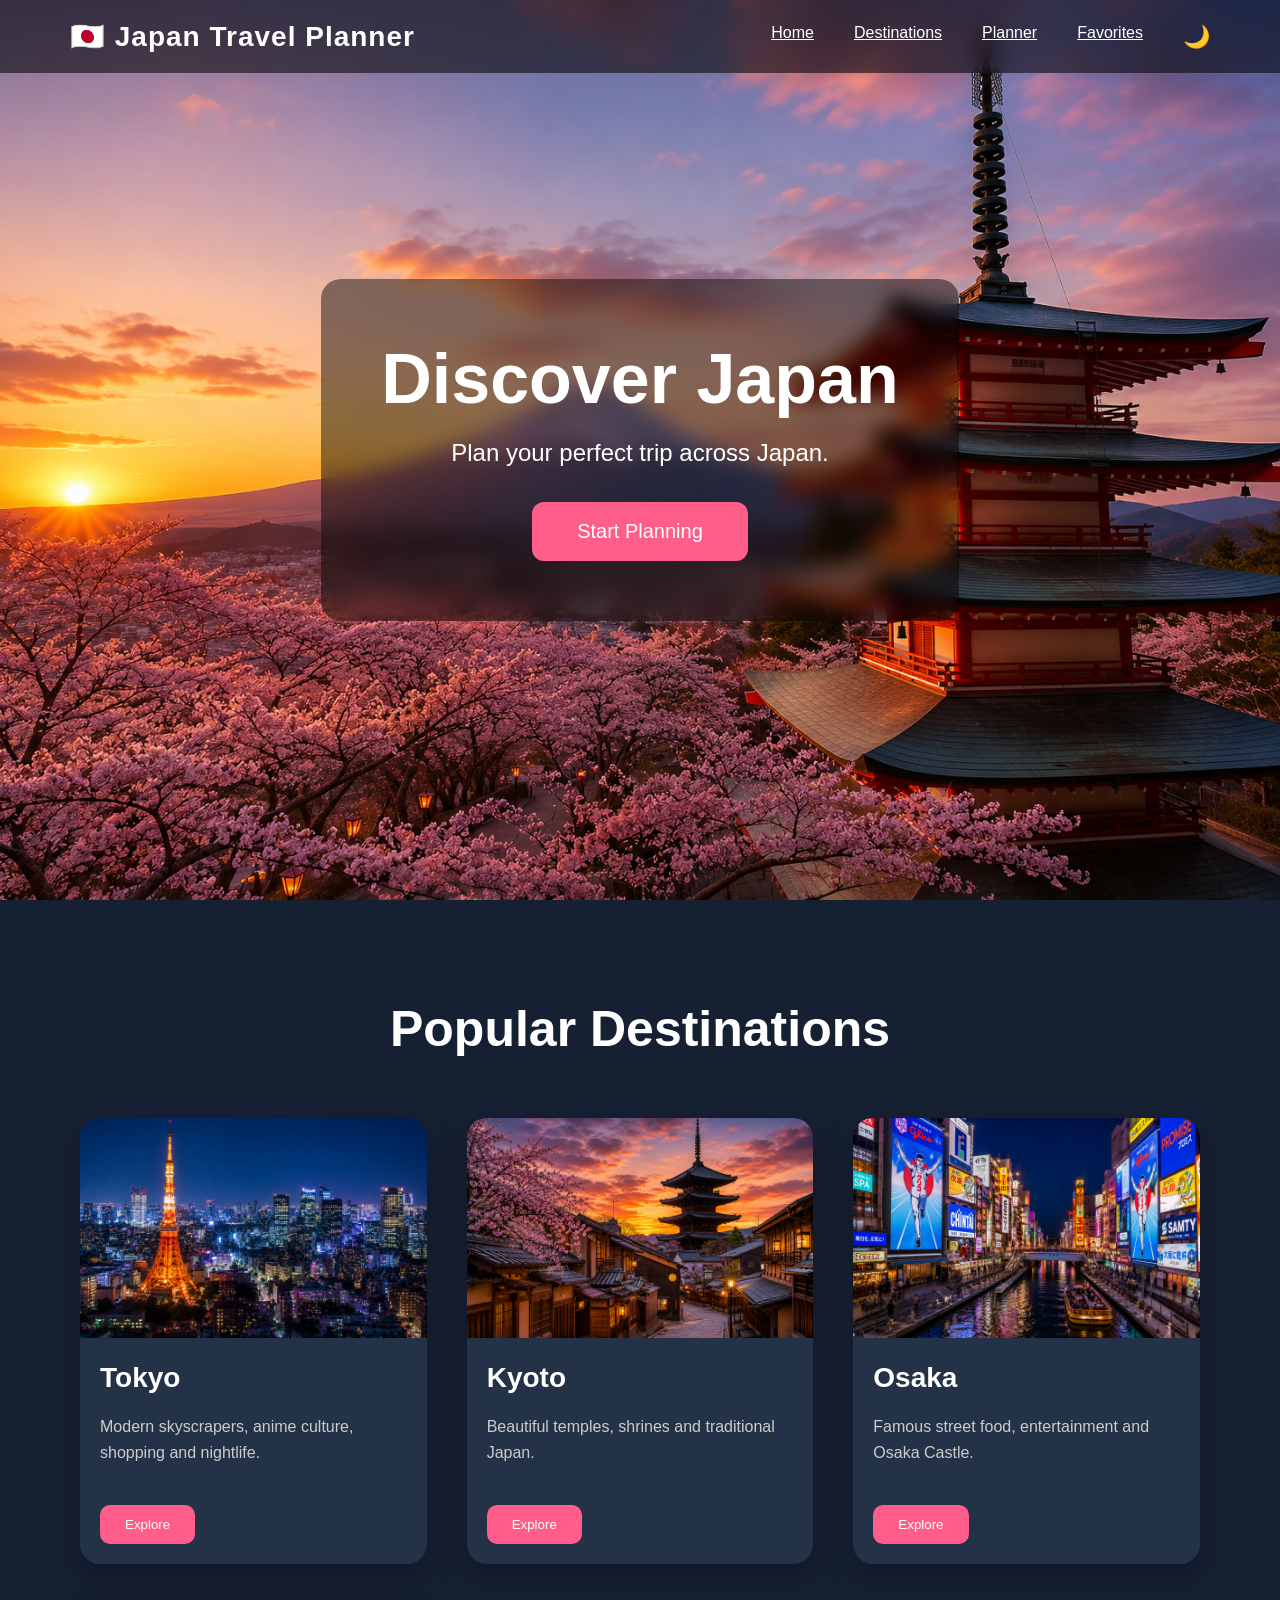
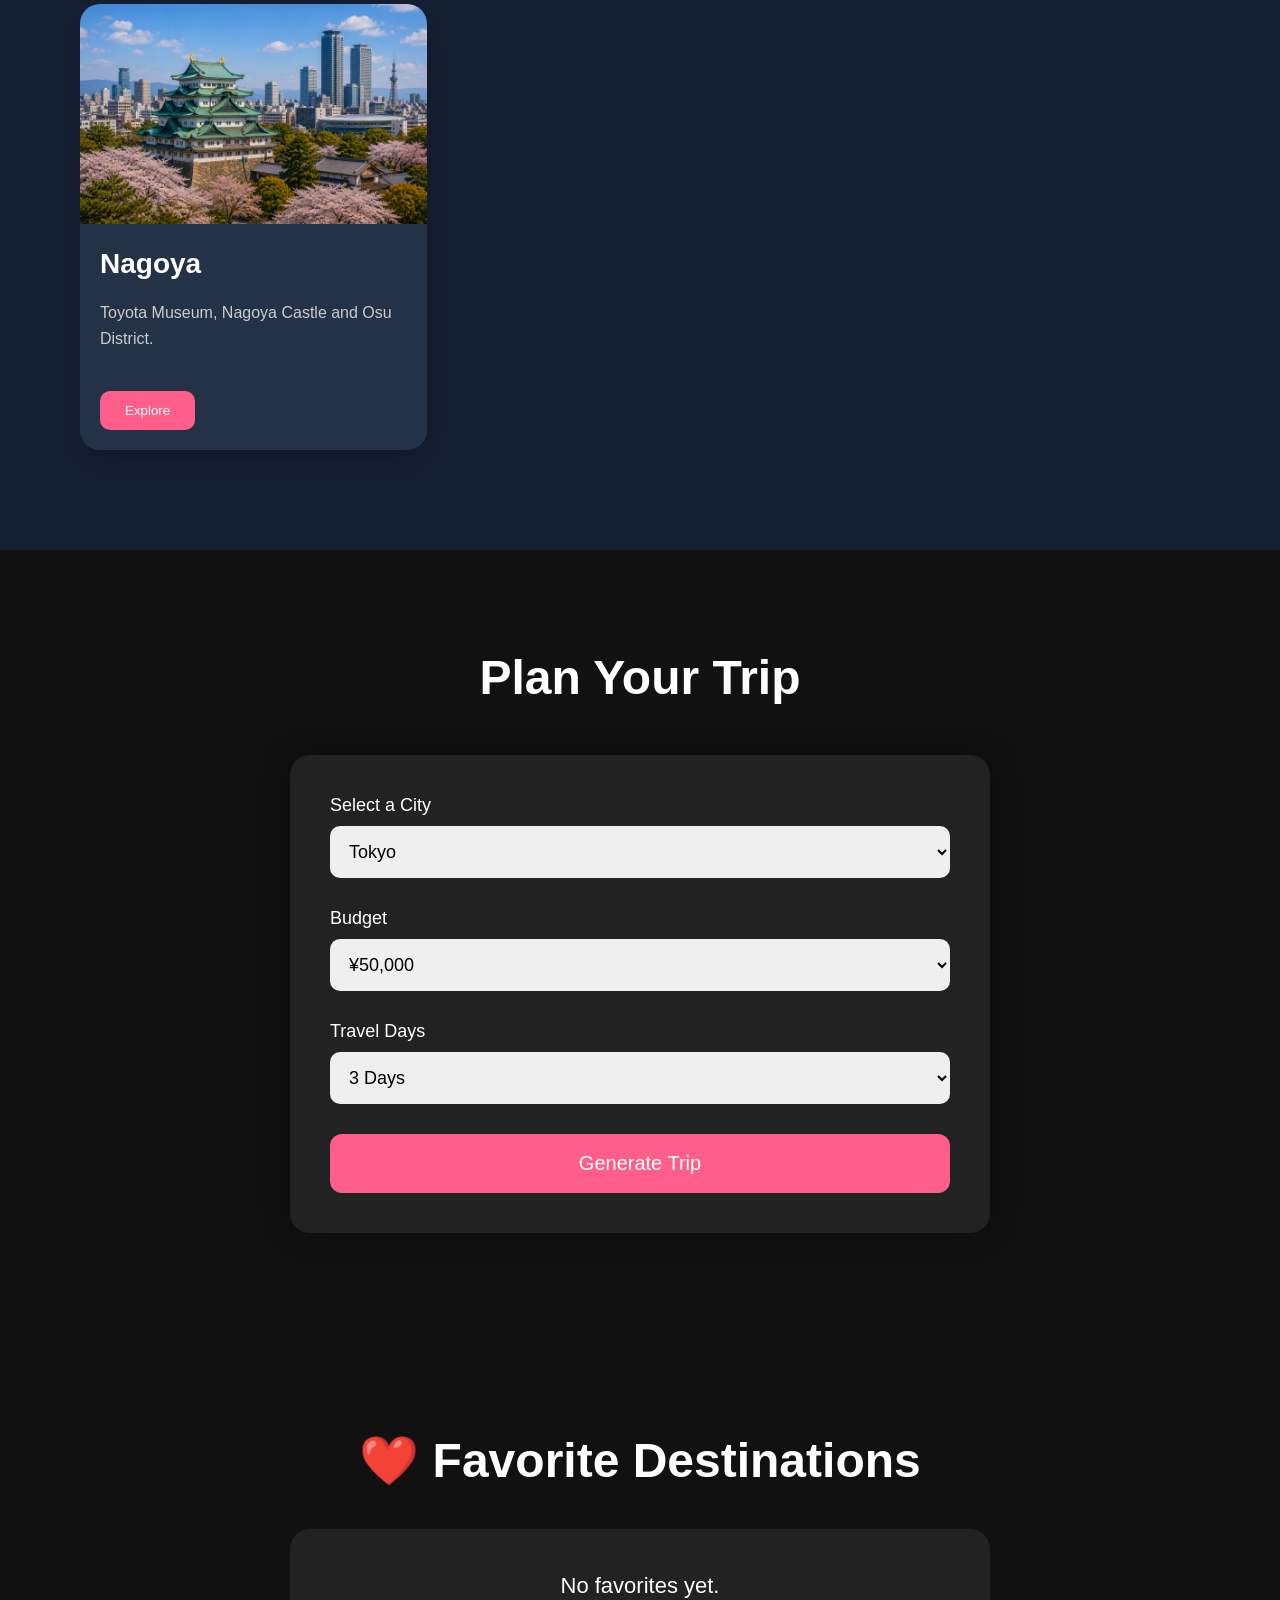
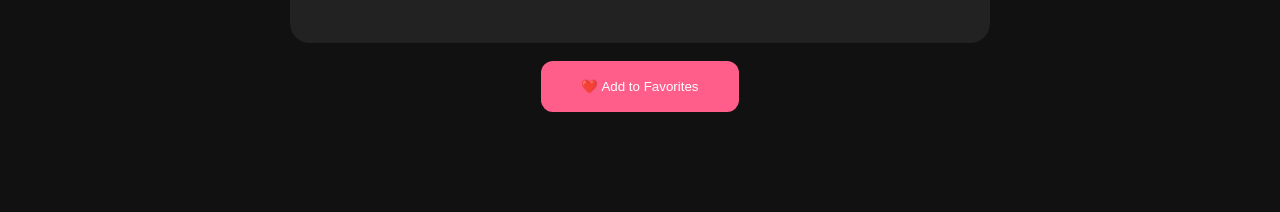
<file: japan-travel-planner/index.html>
<!DOCTYPE html>
<html lang="en">

<head>

    <meta charset="UTF-8">

    <meta name="viewport"
          content="width=device-width, initial-scale=1.0">

    <title>Japan Travel Planner</title>

    <link rel="stylesheet"
          href="style.css">

</head>

<body>

<header>

    <div class="logo">

        🇯🇵 Japan Travel Planner

    </div>

    <nav>

        <a href="#home">Home</a>
        <a href="#destinations">Destinations</a>
        <a href="#planner">Planner</a>
        <a href="#contact">Favorites</a>
        
        <button id="themeToggle">🌙</button>

    </nav>

</header>


<section class="hero" id="home">

    <div class="overlay">

        <h1>

            Discover Japan

        </h1>

        <p>

            Plan your perfect trip across Japan.

        </p>

        <button id="startButton">

            Start Planning

        </button>

    </div>

</section>
<section class="destinations" id="destinations">

    <h2>Popular Destinations</h2>

    <div class="cards">

        <div class="card">

            <img src="./images/tokyo.png" alt="Tokyo">

            <h3>Tokyo</h3>

            <p>
                Modern skyscrapers, anime culture,
                shopping and nightlife.
            </p>

            <button onclick="exploreCity('Tokyo')">
    Explore
</button>

        </div>

        <div class="card">

            <img src="./images/kyoto.png" alt="Kyoto">

            <h3>Kyoto</h3>

            <p>
                Beautiful temples,
                shrines and traditional Japan.
            </p>

            <button onclick="exploreCity('Kyoto')">
    Explore
</button>

        </div>

        <div class="card">

            <img src="./images/osaka.png" alt="Osaka">

            <h3>Osaka</h3>

            <p>
                Famous street food,
                entertainment and Osaka Castle.
            </p>

            <button onclick="exploreCity('Osaka')">
    Explore
</button>
        </div>

        <div class="card">

            <img src="./images/nagoya.png" alt="Nagoya">

            <h3>Nagoya</h3>

            <p>
                Toyota Museum,
                Nagoya Castle and Osu District.
            </p>

            <button onclick="exploreCity('Nagoya')">
    Explore
</button>

        </div>

    </div>

</section>
<section class="planner" id="planner">

    <h2>Plan Your Trip</h2>

    <div class="planner-box">

        <div class="input-group">

            <label>Select a City</label>

            <select id="city">

                <option>Tokyo</option>
                <option>Kyoto</option>
                <option>Osaka</option>
                <option>Nagoya</option>

            </select>

        </div>

        <div class="input-group">

            <label>Budget</label>

            <select id="budget">

                <option>¥50,000</option>
                <option>¥100,000</option>
                <option>¥150,000</option>
                <option>¥200,000+</option>

            </select>

        </div>

        <div class="input-group">

            <label>Travel Days</label>

            <select id="days">

                <option>3 Days</option>
                <option>5 Days</option>
                <option>1 Week</option>
                <option>2 Weeks</option>

            </select>

        </div>

        <button id="planButton">

            Generate Trip

        </button>

    </div>

</section>


   
<section class="favorites" id="contact">

    <h2>❤️ Favorite Destinations</h2>

    <div id="favoriteList">

        No favorites yet.

    </div>

    <br>

    <button id="favoriteButton">

        ❤️ Add to Favorites

    </button>

</section>

<script src="data.js"></script>
<script src="script.js"></script>

</body>

</html>
</file>
<file: japan-travel-planner/style.css>
/* ===========================
   Allgemeine Einstellungen
=========================== */

html{

    scroll-behavior:smooth;

}
*{
    margin:0;
    padding:0;
    box-sizing:border-box;
}

body{

    font-family:Arial, Helvetica, sans-serif;
    background:#0f172a;
    color:white;

}


/* ===========================
   Navigation
=========================== */

header{

    position:fixed;

    top:0;
    left:0;

    width:100%;

    display:flex;
    justify-content:space-between;
    align-items:center;

    padding:20px 70px;

    background:rgba(0,0,0,.55);

    backdrop-filter:blur(12px);

    z-index:1000;

}


.logo{

    font-size:28px;
    font-weight:bold;
    letter-spacing:1px;

   

}

nav{

    display:flex;
    gap:40px;

}


nav a{

    color:white;

}

nav a:hover{

    color:#ff5e8a;

}


/* ===========================
   Hero
=========================== */

.hero{

    height:100vh;

    background-image:url("images/japan.png");

    background-size:cover;

    background-position:center;

    display:flex;

    justify-content:center;

    align-items:center;

}


.overlay{

    text-align:center;

    background:rgba(0,0,0,.45);

    padding:60px;

    border-radius:20px;

    backdrop-filter:blur(10px);

}


.overlay h1{

    font-size:70px;

    margin-bottom:20px;

}


.overlay p{

    font-size:24px;

    margin-bottom:35px;

}


.overlay button{

    padding:18px 45px;

    border:none;

    border-radius:12px;

    background:#ff5e8a;

    color:white;

    font-size:20px;

    cursor:pointer;

    transition:.3s;

}


.overlay button:hover{

    transform:scale(1.08);

    background:#ff2f68;

}
/* ===========================
   Destinations
=========================== */

.destinations{

    padding:100px 80px;

    background:#162033;

}

.destinations h2{

    text-align:center;

    font-size:50px;

    margin-bottom:60px;

}

.cards{

    display:grid;

    grid-template-columns:repeat(auto-fit,minmax(280px,1fr));

    gap:40px;

}

.card{

    background:#243248;

    border-radius:20px;

    overflow:hidden;

    transition:.4s;

    box-shadow:0 12px 30px rgba(0,0,0,.25);

}

.card:hover{

    transform:translateY(-10px);

}

.card img{

    width:100%;

    height:220px;

    object-fit:cover;

}

.card h3{

    font-size:28px;

    margin:20px;

}

.card p{

    margin:0 20px 20px;

    color:#ccc;

    line-height:1.6;

}

.card button{

    margin:20px;

    padding:12px 25px;

    border:none;

    border-radius:10px;

    background:#ff5e8a;

    color:white;

    cursor:pointer;

    transition:.3s;

}

.card button:hover{

    background:#ff2f68;

}
/* ===========================
   Planner
=========================== */

.planner{

    padding:100px 20px;

    background:#111;

    text-align:center;

}

.planner h2{

    font-size:48px;

    margin-bottom:50px;

}

.planner-box{

    max-width:700px;

    margin:auto;

    background:#222;

    padding:40px;

    border-radius:20px;

    box-shadow:0 0 30px rgba(0,0,0,.4);

}

.input-group{

    margin-bottom:30px;

    text-align:left;

}

.input-group label{

    display:block;

    margin-bottom:10px;

    font-size:18px;

}

.input-group select{

    width:100%;

    padding:15px;

    font-size:18px;

    border:none;

    border-radius:10px;

}

#planButton{

    width:100%;

    padding:18px;

    border:none;

    border-radius:12px;

    background:#ff5e8a;

    color:white;

    font-size:20px;

    cursor:pointer;

    transition:.3s;

}

#planButton:hover{

    background:#ff2f68;

}

/* ===========================
   Favorites
=========================== */

.favorites{

    background:#111;

    padding:100px 20px;

    text-align:center;

}

.favorites h2{

    font-size:48px;

    margin-bottom:40px;

}

#favoriteList{

    max-width:700px;

    margin:auto;

    background:#222;

    padding:35px;

    border-radius:20px;

    font-size:22px;

    line-height:2;

}

#favoriteButton{

    padding:18px 40px;

    background:#ff5e8a;

    color:white;

    border:none;

    border-radius:12px;

    cursor:pointer;

    transition:.3s;

}

#favoriteButton:hover{

    background:#ff2f68;

}
/* ===========================
   Travel Timeline
=========================== */

.timeline{

    margin-top:40px;
    text-align:left;

}

.day-card{

    background:#2b2b2b;
    border-left:6px solid #ff5e8a;

    padding:18px 22px;

    margin:18px 0;

    border-radius:12px;

    transition:.3s;

}

.day-card:hover{

    transform:translateX(8px);

    background:#333;

}

.day-card h4{

    color:#ff5e8a;

    margin-bottom:8px;

}

.day-card p{

    color:#ddd;

    line-height:1.6;

}
/* ===========================
   Trip Summary
=========================== */

.trip-summary{

    display:grid;

    grid-template-columns:repeat(auto-fit,minmax(140px,1fr));

    gap:20px;

    margin-bottom:35px;

}

.summary-box{

    background:#2b2b2b;

    padding:20px;

    border-radius:15px;

    text-align:center;

    font-size:20px;

    transition:.3s;

}

.summary-box:hover{

    transform:translateY(-6px);

    background:#353535;

}

#themeToggle{

    background:none;
    border:none;

    color:var(--text);

    font-size:22px;

    cursor:pointer;

    transition:.3s;

}

#themeToggle:hover{

    transform:scale(1.2);

}

/* ===========================
   Responsive
=========================== */

@media(max-width:900px){

header{

    padding:20px;

    flex-direction:column;

}

nav{

    margin-top:20px;

    gap:20px;

    flex-wrap:wrap;

    justify-content:center;

}

.overlay{

    width:90%;

    padding:30px;

}

.overlay h1{

    font-size:45px;

}

.overlay p{

    font-size:20px;

}

}
</file>
